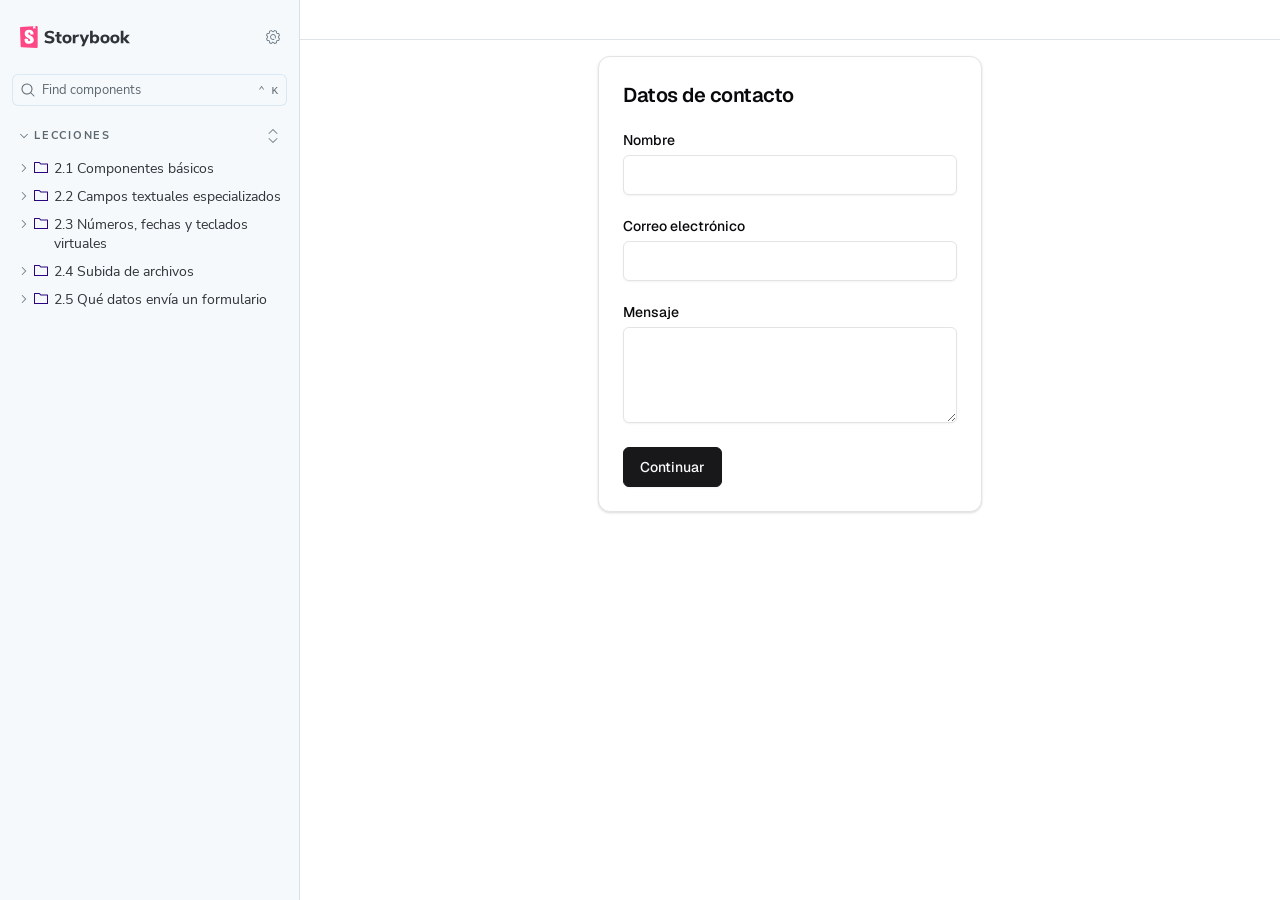
<file: storybook/index.html>
<!DOCTYPE html>
<html lang="en">
  <head>
    <meta charset="utf-8" />

    <title>@storybook/core - Storybook</title>
    <meta name="viewport" content="width=device-width, initial-scale=1, maximum-scale=1" />

    
    <link rel="icon" type="image/svg+xml" href="./favicon.svg" />
    
    <style>
      @font-face {
        font-family: 'Nunito Sans';
        font-style: normal;
        font-weight: 400;
        font-display: swap;
        src: url('./sb-common-assets/nunito-sans-regular.woff2') format('woff2');
      }

      @font-face {
        font-family: 'Nunito Sans';
        font-style: italic;
        font-weight: 400;
        font-display: swap;
        src: url('./sb-common-assets/nunito-sans-italic.woff2') format('woff2');
      }

      @font-face {
        font-family: 'Nunito Sans';
        font-style: normal;
        font-weight: 700;
        font-display: swap;
        src: url('./sb-common-assets/nunito-sans-bold.woff2') format('woff2');
      }

      @font-face {
        font-family: 'Nunito Sans';
        font-style: italic;
        font-weight: 700;
        font-display: swap;
        src: url('./sb-common-assets/nunito-sans-bold-italic.woff2') format('woff2');
      }
    </style>

    <link href="./sb-manager/runtime.js" rel="modulepreload" />

    
    <link href="./sb-addons/storybook-core-core-server-presets-0/common-manager-bundle.js" rel="modulepreload" />
    
    <link href="./sb-addons/essentials-controls-1/manager-bundle.js" rel="modulepreload" />
    
    <link href="./sb-addons/essentials-actions-2/manager-bundle.js" rel="modulepreload" />
    
    <link href="./sb-addons/essentials-docs-3/manager-bundle.js" rel="modulepreload" />
    
    <link href="./sb-addons/essentials-backgrounds-4/manager-bundle.js" rel="modulepreload" />
    
    <link href="./sb-addons/essentials-viewport-5/manager-bundle.js" rel="modulepreload" />
    
    <link href="./sb-addons/essentials-toolbars-6/manager-bundle.js" rel="modulepreload" />
    
    <link href="./sb-addons/essentials-measure-7/manager-bundle.js" rel="modulepreload" />
    
    <link href="./sb-addons/essentials-outline-8/manager-bundle.js" rel="modulepreload" />
       

    <style>
      #storybook-root[hidden] {
        display: none !important;
      }
    </style>

    
  </head>
  <body>
    <div id="root"></div>

    
    <script>
      
        
          window['FEATURES'] = {
  "argTypeTargetsV7": true,
  "legacyDecoratorFileOrder": false,
  "disallowImplicitActionsInRenderV8": true
};
        
      
        
          window['REFS'] = {};
        
      
        
          window['LOGLEVEL'] = "info";
        
      
        
          window['DOCS_OPTIONS'] = {
  "defaultName": "Docs",
  "autodocs": "tag"
};
        
      
        
          window['CONFIG_TYPE'] = "PRODUCTION";
        
      
        
      
        
      
        
          window['TAGS_OPTIONS'] = {
  "dev-only": {
    "excludeFromDocsStories": true
  },
  "docs-only": {
    "excludeFromSidebar": true
  },
  "test-only": {
    "excludeFromSidebar": true,
    "excludeFromDocsStories": true
  }
};
        
      
        
          window['STORYBOOK_RENDERER'] = "react";
        
      
        
          window['STORYBOOK_BUILDER'] = "@storybook/builder-vite";
        
      
        
          window['STORYBOOK_FRAMEWORK'] = "@storybook/react-vite";
        
      
    </script>
    

    <script type="module">
      import './sb-manager/globals-runtime.js';
      
      
        import './sb-addons/storybook-core-core-server-presets-0/common-manager-bundle.js';
      
        import './sb-addons/essentials-controls-1/manager-bundle.js';
      
        import './sb-addons/essentials-actions-2/manager-bundle.js';
      
        import './sb-addons/essentials-docs-3/manager-bundle.js';
      
        import './sb-addons/essentials-backgrounds-4/manager-bundle.js';
      
        import './sb-addons/essentials-viewport-5/manager-bundle.js';
      
        import './sb-addons/essentials-toolbars-6/manager-bundle.js';
      
        import './sb-addons/essentials-measure-7/manager-bundle.js';
      
        import './sb-addons/essentials-outline-8/manager-bundle.js';
      
      
      import './sb-manager/runtime.js';
    </script>
  </body>
</html>
</file>
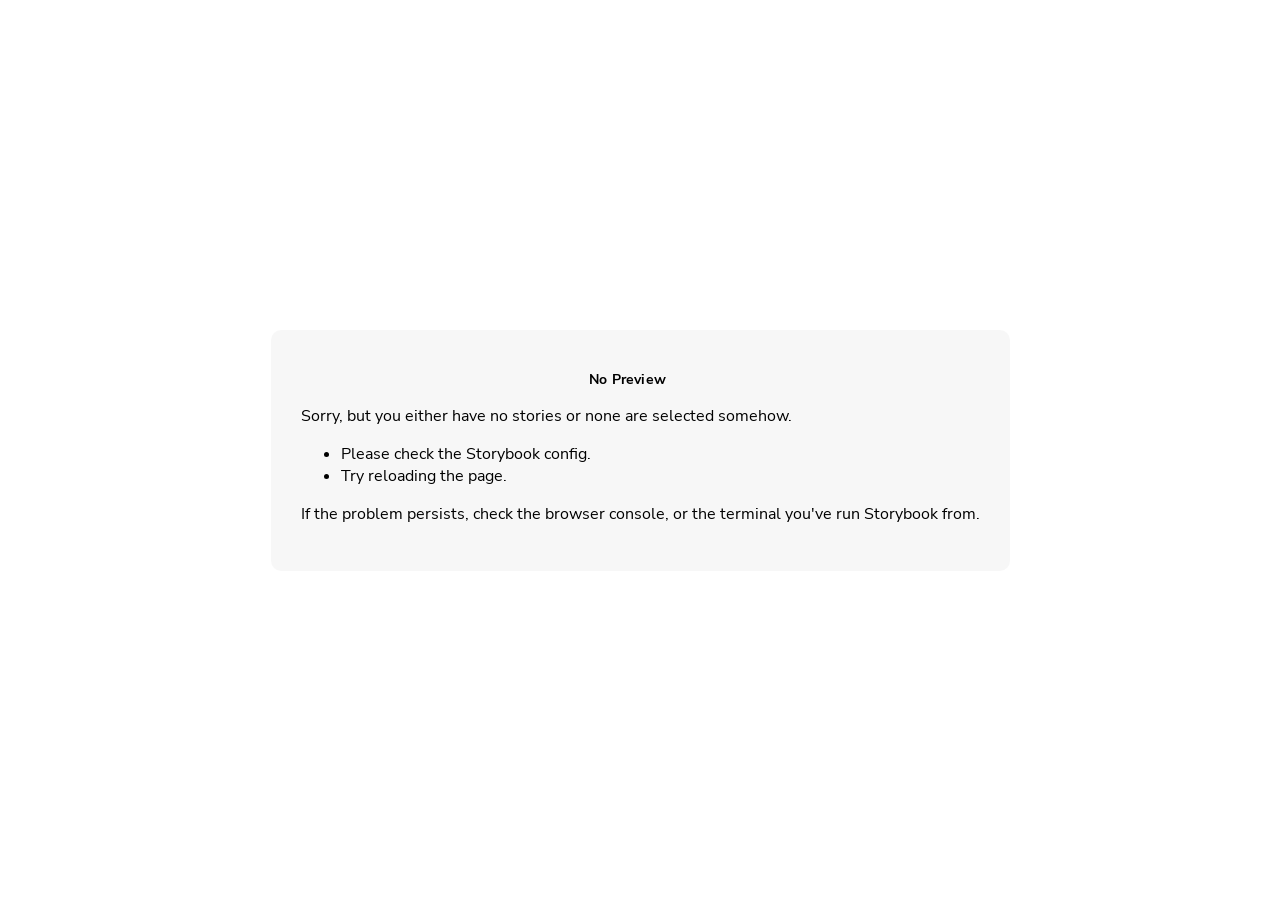
<file: storybook/iframe.html>
<!doctype html>
<!--suppress HtmlUnknownTarget -->
<html lang="en">
  <head>
    <meta charset="utf-8" />
    <title>Storybook</title>
    <meta name="viewport" content="width=device-width, initial-scale=1" />

    <style>
      @font-face {
        font-family: 'Nunito Sans';
        font-style: normal;
        font-weight: 400;
        font-display: swap;
        src: url('./sb-common-assets/nunito-sans-regular.woff2') format('woff2');
      }

      @font-face {
        font-family: 'Nunito Sans';
        font-style: italic;
        font-weight: 400;
        font-display: swap;
        src: url('./sb-common-assets/nunito-sans-italic.woff2') format('woff2');
      }

      @font-face {
        font-family: 'Nunito Sans';
        font-style: normal;
        font-weight: 700;
        font-display: swap;
        src: url('./sb-common-assets/nunito-sans-bold.woff2') format('woff2');
      }

      @font-face {
        font-family: 'Nunito Sans';
        font-style: italic;
        font-weight: 700;
        font-display: swap;
        src: url('./sb-common-assets/nunito-sans-bold-italic.woff2') format('woff2');
      }
    </style>

    <script>
      window.CONFIG_TYPE = 'PRODUCTION';
      window.LOGLEVEL = 'info';
      window.FRAMEWORK_OPTIONS = {};
      window.CHANNEL_OPTIONS = {};
      window.FEATURES = {"argTypeTargetsV7":true,"legacyDecoratorFileOrder":false,"disallowImplicitActionsInRenderV8":true};
      window.STORIES = [{"titlePrefix":"","directory":"./src","files":"**/*.stories.@(js|jsx|mjs|ts|tsx)","importPathMatcher":"^\\.[\\\\/](?:src(?:\\/(?!\\.)(?:(?:(?!(?:^|\\/)\\.).)*?)\\/|\\/|$)(?!\\.)(?=.)[^/]*?\\.stories\\.(js|jsx|mjs|ts|tsx))$"}];
      window.DOCS_OPTIONS = {"defaultName":"Docs","autodocs":"tag"};
      window.TAGS_OPTIONS = {"dev-only":{"excludeFromDocsStories":true},"docs-only":{"excludeFromSidebar":true},"test-only":{"excludeFromSidebar":true,"excludeFromDocsStories":true}};

      

      // We do this so that "module && module.hot" etc. in Storybook source code
      // doesn't fail (it will simply be disabled)
      window.module = undefined;
      window.global = window;
    </script>
    <base target="_parent" />

<style>
  /* While we aren't showing the main block yet, but still preparing, we want everything the user
     has rendered, which may or may not be in #storybook-root, to be display none */
  .sb-show-preparing-story:not(.sb-show-main) > :not(.sb-preparing-story) {
    display: none;
  }

  .sb-show-preparing-docs:not(.sb-show-main) > :not(.sb-preparing-docs) {
    display: none;
  }

  /* Hide our own blocks when we aren't supposed to be showing them */
  :not(.sb-show-preparing-story) > .sb-preparing-story,
  :not(.sb-show-preparing-docs) > .sb-preparing-docs,
  :not(.sb-show-nopreview) > .sb-nopreview,
  :not(.sb-show-errordisplay) > .sb-errordisplay {
    display: none;
  }

  .sb-show-main.sb-main-centered {
    margin: 0;
    display: flex;
    align-items: center;
    min-height: 100vh;
  }

  .sb-show-main.sb-main-centered #storybook-root {
    box-sizing: border-box;
    margin: auto;
    padding: 1rem;
    max-height: 100%;
    /* Hack for centering correctly in IE11 */
  }

  /* Vertical centering fix for IE11 */
  @media screen and (-ms-high-contrast: none), (-ms-high-contrast: active) {
    .sb-show-main.sb-main-centered:after {
      content: '';
      min-height: inherit;
      font-size: 0;
    }
  }

  .sb-show-main.sb-main-fullscreen {
    margin: 0;
    padding: 0;
    display: block;
  }

  .sb-show-main.sb-main-padded {
    margin: 0;
    padding: 1rem;
    display: block;
    box-sizing: border-box;
  }

  .sb-wrapper {
    position: fixed;
    top: 0;
    bottom: 0;
    left: 0;
    right: 0;
    box-sizing: border-box;

    padding: 40px;
    font-family:
      'Nunito Sans',
      -apple-system,
      '.SFNSText-Regular',
      'San Francisco',
      BlinkMacSystemFont,
      'Segoe UI',
      'Helvetica Neue',
      Helvetica,
      Arial,
      sans-serif;
    -webkit-font-smoothing: antialiased;
    overflow: auto;
  }

  @media (max-width: 700px) {
    .sb-wrapper {
      padding: 20px;
    }
  }

  @media (max-width: 500px) {
    .sb-wrapper {
      padding: 10px;
    }
  }

  .sb-heading {
    font-size: 14px;
    font-weight: 600;
    letter-spacing: 0.2px;
    margin: 10px 0;
    padding-right: 25px;
  }

  .sb-nopreview {
    display: flex;
    align-content: center;
    justify-content: center;
    box-sizing: border-box;
  }

  .sb-nopreview_main {
    margin: auto;
    padding: 30px;
    border-radius: 10px;
    background: rgba(0, 0, 0, 0.03);
  }

  .sb-nopreview_heading {
    text-align: center;
  }

  .sb-errordisplay {
    background: #f6f9fc;
    color: black;
    z-index: 999999;
    width: 100vw;
    min-height: 100vh;
    box-sizing: border-box;

    & ol {
      padding-left: 18px;
      margin: 0;
    }

    & h1 {
      font-family: Nunito Sans;
      font-size: 22px;
      font-weight: 400;
      line-height: 30px;
      font-weight: normal;
      margin: 0;

      &::before {
        content: '';
        display: inline-block;
        width: 12px;
        height: 12px;
        background: #ff4400;
        border-radius: 50%;
        margin-right: 8px;
      }
    }

    & p,
    & ol {
      font-family: Nunito Sans;
      font-size: 14px;
      font-weight: 400;
      line-height: 19px;
      margin: 0;
    }

    & li + li {
      margin: 0;
      padding: 0;
      padding-top: 12px;
    }

    & a {
      color: currentColor;
    }
  }

  .sb-errordisplay_main {
    margin: auto;
    padding: 24px;
    display: flex;
    box-sizing: border-box;

    flex-direction: column;
    min-height: 100%;
    width: 100%;
    border-radius: 6px;
    background: white;
    border: 1px solid #ff0000;
    box-shadow: 0 0 64px rgba(0, 0, 0, 0.1);
    gap: 24px;
  }

  .sb-errordisplay_code {
    padding: 10px;
    flex: 1;
    background: #242424;
    color: #c6c6c6;
    box-sizing: border-box;

    font-size: 14px;
    font-weight: 400;
    line-height: 19px;
    border-radius: 4px;

    font-family: 'Operator Mono', 'Fira Code Retina', 'Fira Code', 'FiraCode-Retina', 'Andale Mono',
      'Lucida Console', Consolas, Monaco, monospace;
    margin: 0;
    overflow: auto;
  }

  .sb-errordisplay pre {
    white-space: pre-wrap;
    white-space: revert;
  }

  @-webkit-keyframes sb-rotate360 {
    from {
      transform: rotate(0deg);
    }

    to {
      transform: rotate(360deg);
    }
  }

  @keyframes sb-rotate360 {
    from {
      transform: rotate(0deg);
    }

    to {
      transform: rotate(360deg);
    }
  }

  @-webkit-keyframes sb-glow {
    0%,
    100% {
      opacity: 1;
    }

    50% {
      opacity: 0.4;
    }
  }

  @keyframes sb-glow {
    0%,
    100% {
      opacity: 1;
    }

    50% {
      opacity: 0.4;
    }
  }

  /* We display the preparing loaders *over* the rendering story */
  .sb-preparing-story,
  .sb-preparing-docs {
    background-color: white;
    /* Maximum possible z-index. It would be better to use stacking contexts to ensure it's always
    on top, but this isn't possible as it would require making CSS changes that could affect user code */
    z-index: 2147483647;
  }

  .sb-loader {
    -webkit-animation: sb-rotate360 0.7s linear infinite;
    animation: sb-rotate360 0.7s linear infinite;
    border-color: rgba(97, 97, 97, 0.29);
    border-radius: 50%;
    border-style: solid;
    border-top-color: #646464;
    border-width: 2px;
    display: inline-block;
    height: 32px;
    left: 50%;
    margin-left: -16px;
    margin-top: -16px;
    mix-blend-mode: difference;
    overflow: hidden;
    position: absolute;
    top: 50%;
    transition: all 200ms ease-out;
    vertical-align: top;
    width: 32px;
    z-index: 4;
  }

  .sb-previewBlock {
    background: #fff;
    border: 1px solid rgba(0, 0, 0, 0.1);
    border-radius: 4px;
    box-shadow: rgba(0, 0, 0, 0.1) 0 1px 3px 0;
    margin: 25px auto 40px;
    max-width: 600px;
  }

  .sb-previewBlock_header {
    align-items: center;
    box-shadow: rgba(0, 0, 0, 0.1) 0 -1px 0 0 inset;
    display: flex;
    gap: 14px;
    height: 40px;
    padding: 0 12px;
  }

  .sb-previewBlock_icon {
    -webkit-animation: sb-glow 1.5s ease-in-out infinite;
    animation: sb-glow 1.5s ease-in-out infinite;
    background: #e6e6e6;
    height: 14px;
    width: 14px;
  }

  .sb-previewBlock_icon:last-child {
    margin-left: auto;
  }

  .sb-previewBlock_body {
    -webkit-animation: sb-glow 1.5s ease-in-out infinite;
    animation: sb-glow 1.5s ease-in-out infinite;
    height: 182px;
    position: relative;
  }

  .sb-argstableBlock {
    border-collapse: collapse;
    border-spacing: 0;
    font-size: 13px;
    line-height: 20px;
    margin: 25px auto 40px;
    max-width: 600px;
    text-align: left;
    width: 100%;
  }

  .sb-argstableBlock th:first-of-type,
  .sb-argstableBlock td:first-of-type {
    padding-left: 20px;
  }

  .sb-argstableBlock th:nth-of-type(2),
  .sb-argstableBlock td:nth-of-type(2) {
    width: 35%;
  }

  .sb-argstableBlock th:nth-of-type(3),
  .sb-argstableBlock td:nth-of-type(3) {
    width: 15%;
  }

  .sb-argstableBlock th:last-of-type,
  .sb-argstableBlock td:last-of-type {
    width: 25%;
    padding-right: 20px;
  }

  .sb-argstableBlock th span,
  .sb-argstableBlock td span {
    -webkit-animation: sb-glow 1.5s ease-in-out infinite;
    animation: sb-glow 1.5s ease-in-out infinite;
    background-color: rgba(0, 0, 0, 0.1);
    border-radius: 0;
    box-shadow: none;
    color: transparent;
  }

  .sb-argstableBlock th {
    padding: 10px 15px;
  }

  .sb-argstableBlock-body {
    border-radius: 4px;
    box-shadow:
      rgba(0, 0, 0, 0.1) 0 1px 3px 1px,
      rgba(0, 0, 0, 0.065) 0 0 0 1px;
  }

  .sb-argstableBlock-body tr {
    background: transparent;
    overflow: hidden;
  }

  .sb-argstableBlock-body tr:not(:first-child) {
    border-top: 1px solid #e6e6e6;
  }

  .sb-argstableBlock-body tr:first-child td:first-child {
    border-top-left-radius: 4px;
  }

  .sb-argstableBlock-body tr:first-child td:last-child {
    border-top-right-radius: 4px;
  }

  .sb-argstableBlock-body tr:last-child td:first-child {
    border-bottom-left-radius: 4px;
  }

  .sb-argstableBlock-body tr:last-child td:last-child {
    border-bottom-right-radius: 4px;
  }

  .sb-argstableBlock-body td {
    background: #fff;
    padding-bottom: 10px;
    padding-top: 10px;
    vertical-align: top;
  }

  .sb-argstableBlock-body td:not(:first-of-type) {
    padding-left: 15px;
    padding-right: 15px;
  }

  .sb-argstableBlock-body button {
    -webkit-animation: sb-glow 1.5s ease-in-out infinite;
    animation: sb-glow 1.5s ease-in-out infinite;
    background-color: rgba(0, 0, 0, 0.1);
    border: 0;
    border-radius: 0;
    box-shadow: none;
    color: transparent;
    display: inline;
    font-size: 12px;
    line-height: 1;
    padding: 10px 16px;
  }

  .sb-argstableBlock-summary {
    margin-top: 4px;
  }

  .sb-argstableBlock-code {
    margin-right: 4px;
    margin-bottom: 4px;
    padding: 2px 5px;
  }
</style>

<script>
  /* globals window */
  /* eslint-disable no-underscore-dangle */
  try {
    if (window.top !== window) {
      window.__REACT_DEVTOOLS_GLOBAL_HOOK__ = window.top.__REACT_DEVTOOLS_GLOBAL_HOOK__;
      window.__VUE_DEVTOOLS_GLOBAL_HOOK__ = window.top.__VUE_DEVTOOLS_GLOBAL_HOOK__;
      window.top.__VUE_DEVTOOLS_CONTEXT__ = window.document;
    }
  } catch (e) {
    // eslint-disable-next-line no-console
    console.warn('unable to connect to top frame for connecting dev tools');
  }
</script>

    <script type="module" crossorigin src="./assets/iframe-CIi1pe6H.js"></script>
  </head>

  <body>
    <div class="sb-preparing-story sb-wrapper">
  <div class="sb-loader"></div>
</div>

<div class="sb-preparing-docs sb-wrapper">
  <div class="sb-previewBlock">
    <div class="sb-previewBlock_header">
      <div class="sb-previewBlock_icon"></div>
      <div class="sb-previewBlock_icon"></div>
      <div class="sb-previewBlock_icon"></div>
      <div class="sb-previewBlock_icon"></div>
    </div>
    <div class="sb-previewBlock_body">
      <div class="sb-loader"></div>
    </div>
  </div>
  <table aria-hidden="true" class="sb-argstableBlock">
    <thead class="sb-argstableBlock-head">
      <tr>
        <th><span>Name</span></th>
        <th><span>Description</span></th>
        <th><span>Default</span></th>
        <th><span>Control </span></th>
      </tr>
    </thead>
    <tbody class="sb-argstableBlock-body">
      <tr>
        <td><span>propertyName</span><span title="Required">*</span></td>
        <td>
          <div><span>This is a short description</span></div>
          <div class="sb-argstableBlock-summary">
            <div><span class="sb-argstableBlock-code">summary</span></div>
          </div>
        </td>
        <td>
          <div><span class="sb-argstableBlock-code">defaultValue</span></div>
        </td>
        <td><button>Set string</button></td>
      </tr>
      <tr>
        <td><span>propertyName</span><span>*</span></td>
        <td>
          <div><span>This is a short description</span></div>
          <div class="sb-argstableBlock-summary">
            <div><span class="sb-argstableBlock-code">summary</span></div>
          </div>
        </td>
        <td>
          <div><span class="sb-argstableBlock-code">defaultValue</span></div>
        </td>
        <td><button>Set string</button></td>
      </tr>
      <tr>
        <td><span>propertyName</span><span>*</span></td>
        <td>
          <div><span>This is a short description</span></div>
          <div class="sb-argstableBlock-summary">
            <div><span class="sb-argstableBlock-code">summary</span></div>
          </div>
        </td>
        <td>
          <div><span class="sb-argstableBlock-code">defaultValue</span></div>
        </td>
        <td><button>Set string</button></td>
      </tr>
    </tbody>
  </table>
</div>

<div class="sb-nopreview sb-wrapper">
  <div class="sb-nopreview_main">
    <h1 class="sb-nopreview_heading sb-heading">No Preview</h1>
    <p>Sorry, but you either have no stories or none are selected somehow.</p>
    <ul>
      <li>Please check the Storybook config.</li>
      <li>Try reloading the page.</li>
    </ul>
    <p>
      If the problem persists, check the browser console, or the terminal you've run Storybook from.
    </p>
  </div>
</div>

<div class="sb-errordisplay sb-wrapper">
  <div class="sb-errordisplay_main">
    <h1 id="error-message"></h1>
    <p>
      The component failed to render properly, likely due to a configuration issue in Storybook.
      Here are some common causes and how you can address them:
    </p>
    <ol>
      <li>
        <strong>Missing Context/Providers</strong>: You can use decorators to supply specific
        contexts or providers, which are sometimes necessary for components to render correctly. For
        detailed instructions on using decorators, please visit the
        <a href="https://storybook.js.org/docs/writing-stories/decorators"
          >Decorators documentation</a
        >.
      </li>
      <li>
        <strong>Misconfigured Webpack or Vite</strong>: Verify that Storybook picks up all necessary
        settings for loaders, plugins, and other relevant parameters. You can find step-by-step
        guides for configuring
        <a href="https://storybook.js.org/docs/builders/webpack">Webpack</a> or
        <a href="https://storybook.js.org/docs/builders/vite">Vite</a>
        with Storybook.
      </li>
      <li>
        <strong>Missing Environment Variables</strong>: Your Storybook may require specific
        environment variables to function as intended. You can set up custom environment variables
        as outlined in the
        <a href="https://storybook.js.org/docs/configure/environment-variables"
          >Environment Variables documentation</a
        >.
      </li>
    </ol>
    <pre class="sb-errordisplay_code"><code id="error-stack"></code></pre>
  </div>
</div>

    <div id="storybook-root"></div>
    <div id="storybook-docs"></div>
    <script>
      // eslint-disable-next-line no-underscore-dangle, @typescript-eslint/naming-convention
      function __onViteAppLoadingError(event) {
        const hostname = globalThis.location.hostname;
        if (hostname !== 'localhost' && globalThis.CONFIG_TYPE === 'DEVELOPMENT') {
          const message = `Failed to load the Storybook preview file 'vite-app.js':

It looks like you're visiting the Storybook development server on another hostname than localhost: '${hostname}', but you haven't configured the necessary security features to support this.
Please re-run your Storybook development server with the '--host ${hostname}' flag, or manually configure your Vite allowedHosts configuration with viteFinal.

See:`;
          const docs = [
            'https://storybook.js.org/docs/api/cli-options#dev',
            'https://storybook.js.org/docs/api/main-config/main-config-vite-final',
            'https://vite.dev/config/server-options.html#server-allowedhosts',
          ];
          console.error(`${message}\n${docs.map((doc) => `- ${doc}`).join('\n')}`);

          document.getElementById('storybook-root').innerHTML =
            `<p style="color: red; max-width: 70ch">${message.replaceAll(
              '\n',
              '<br/>'
            )}<ul>${docs.map((doc) => `<li><a href='${doc}' target='_blank'>${doc}</a></li>`).join('')}<ul></p>`;
          return;
        }
      }
    </script>
  </body>
</html>
</file>
